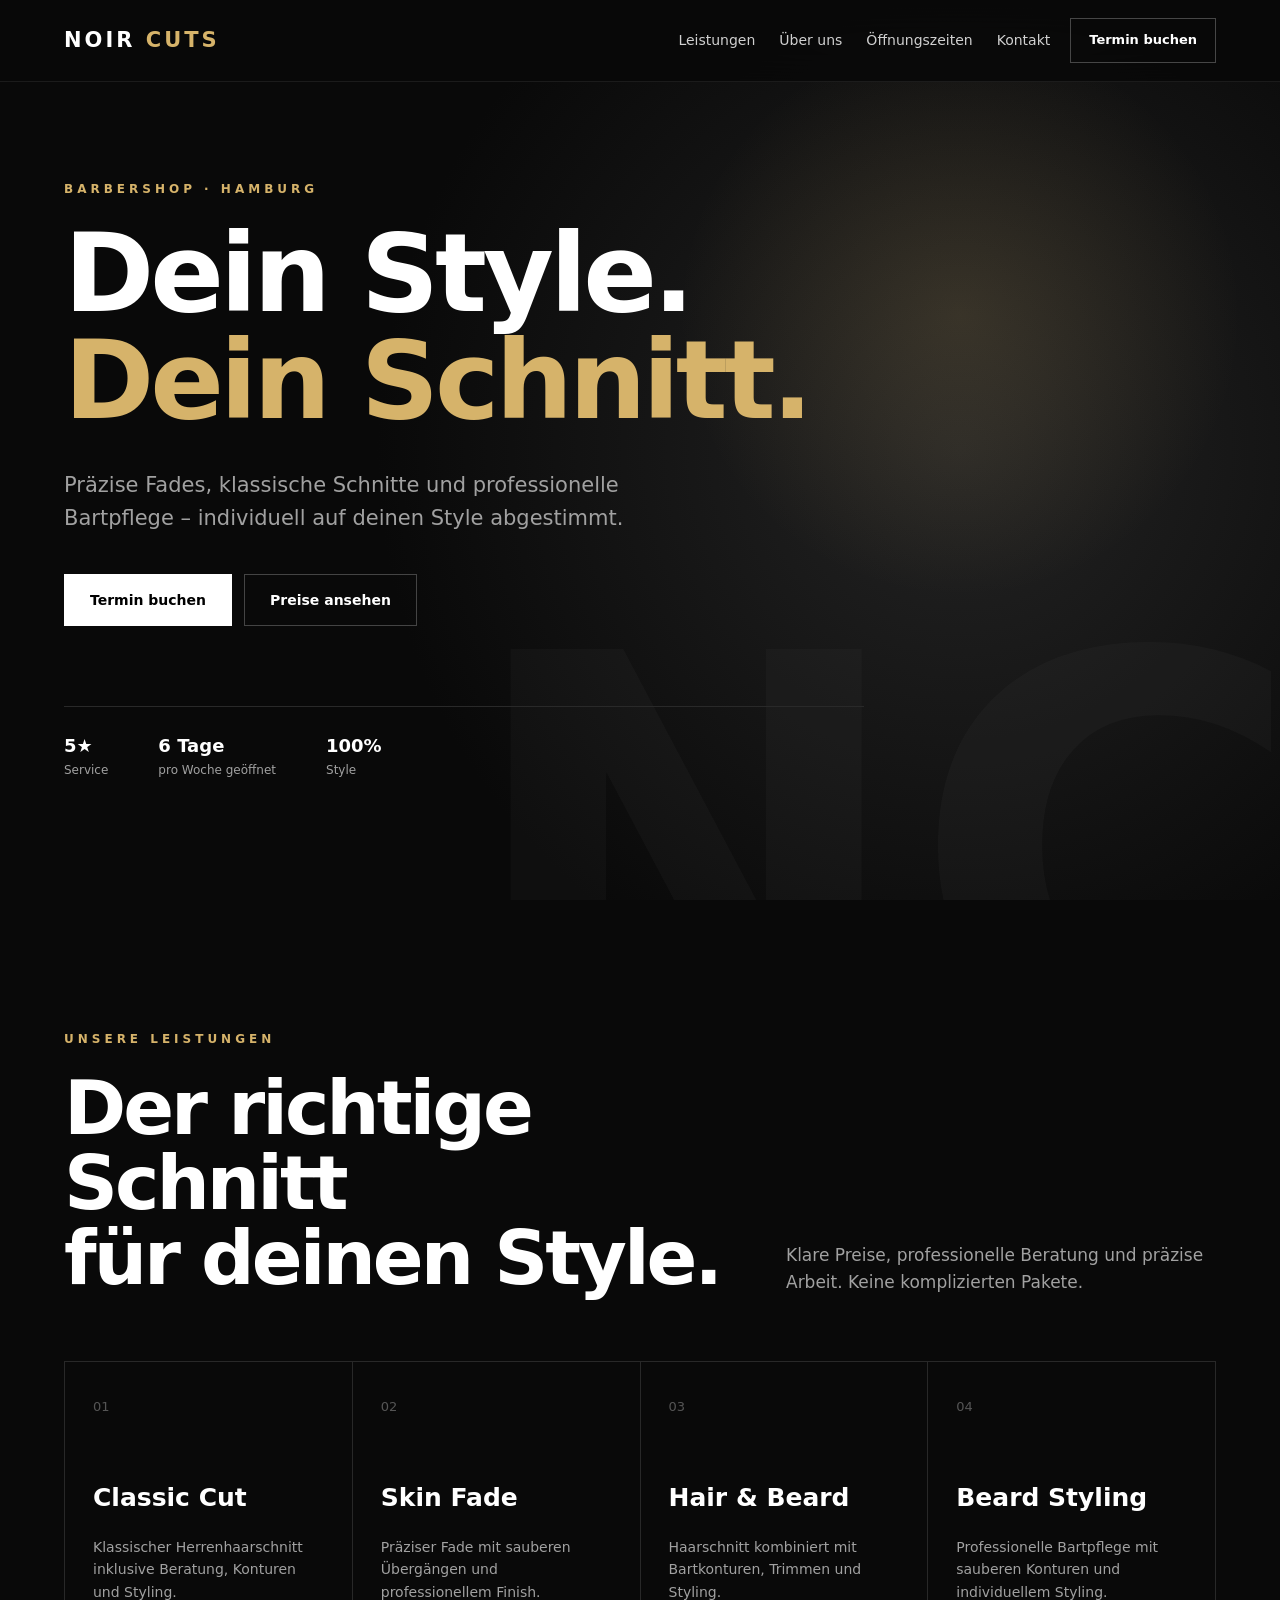
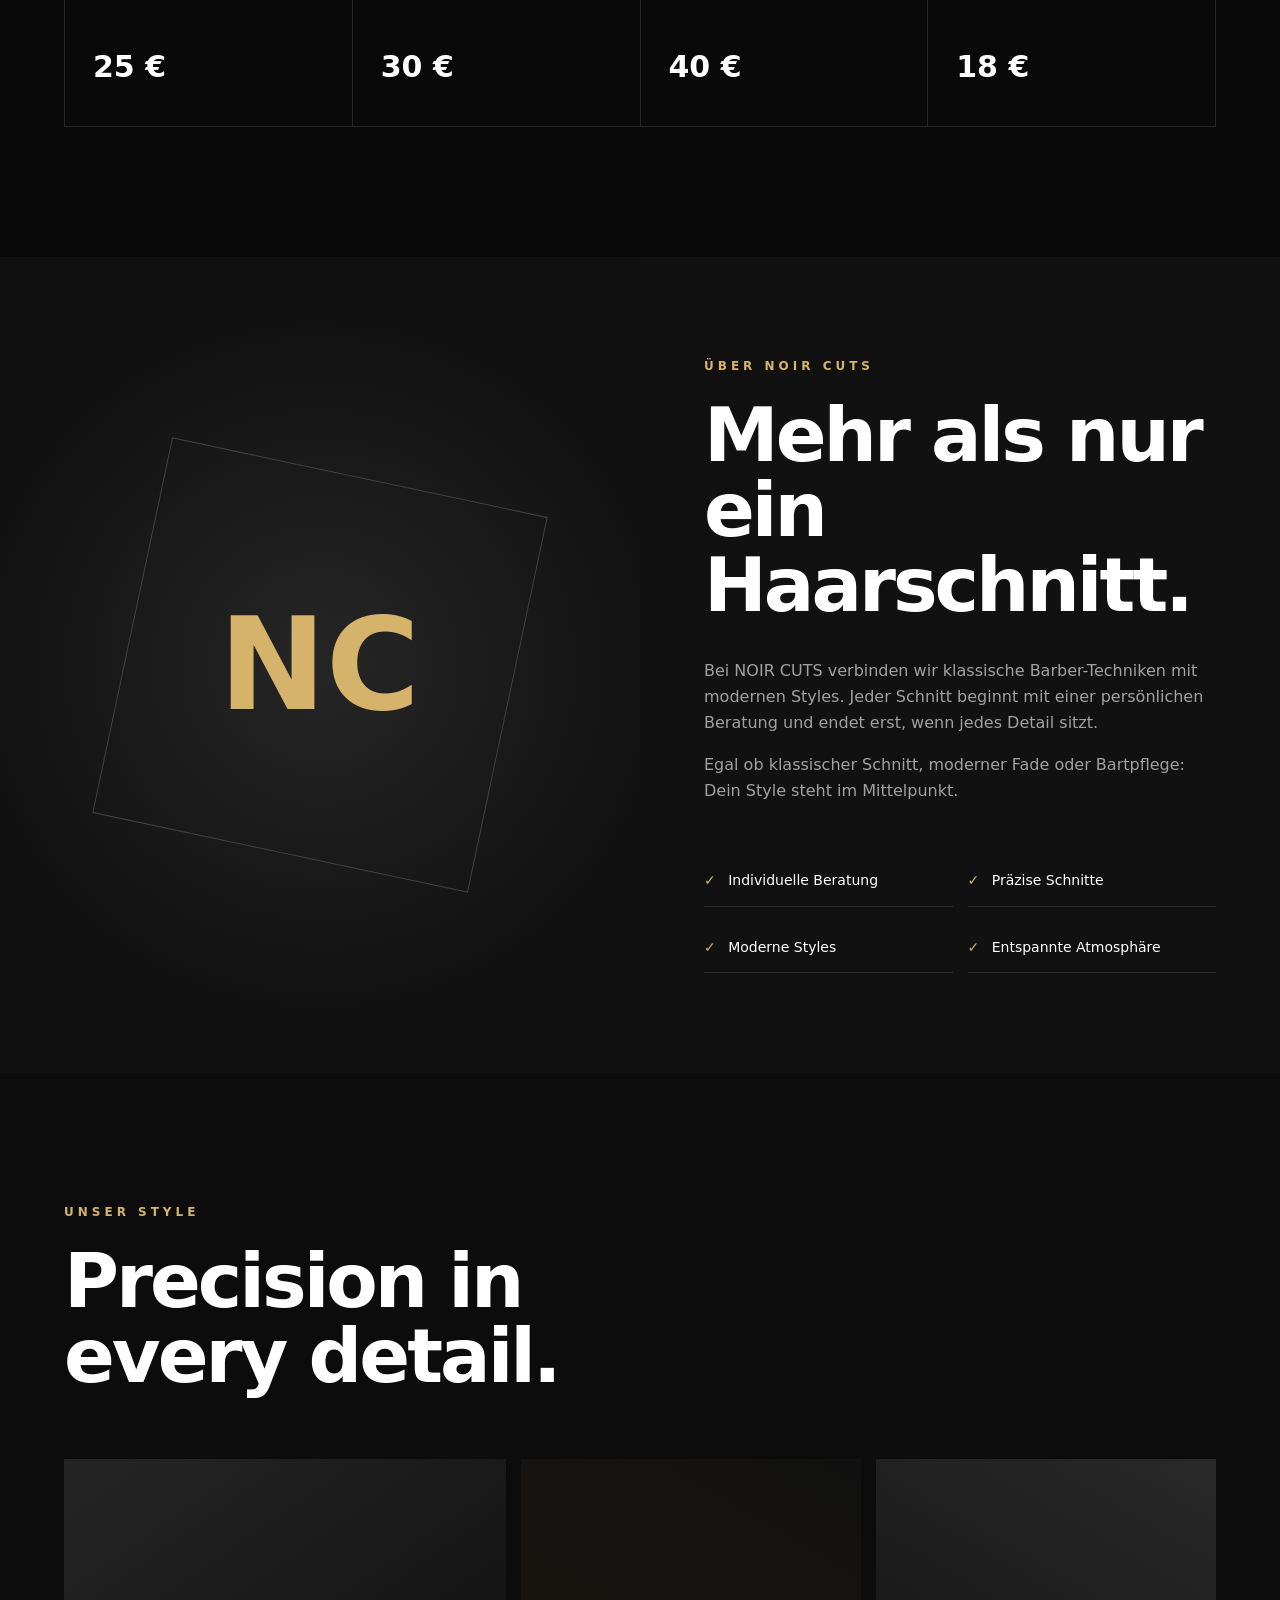
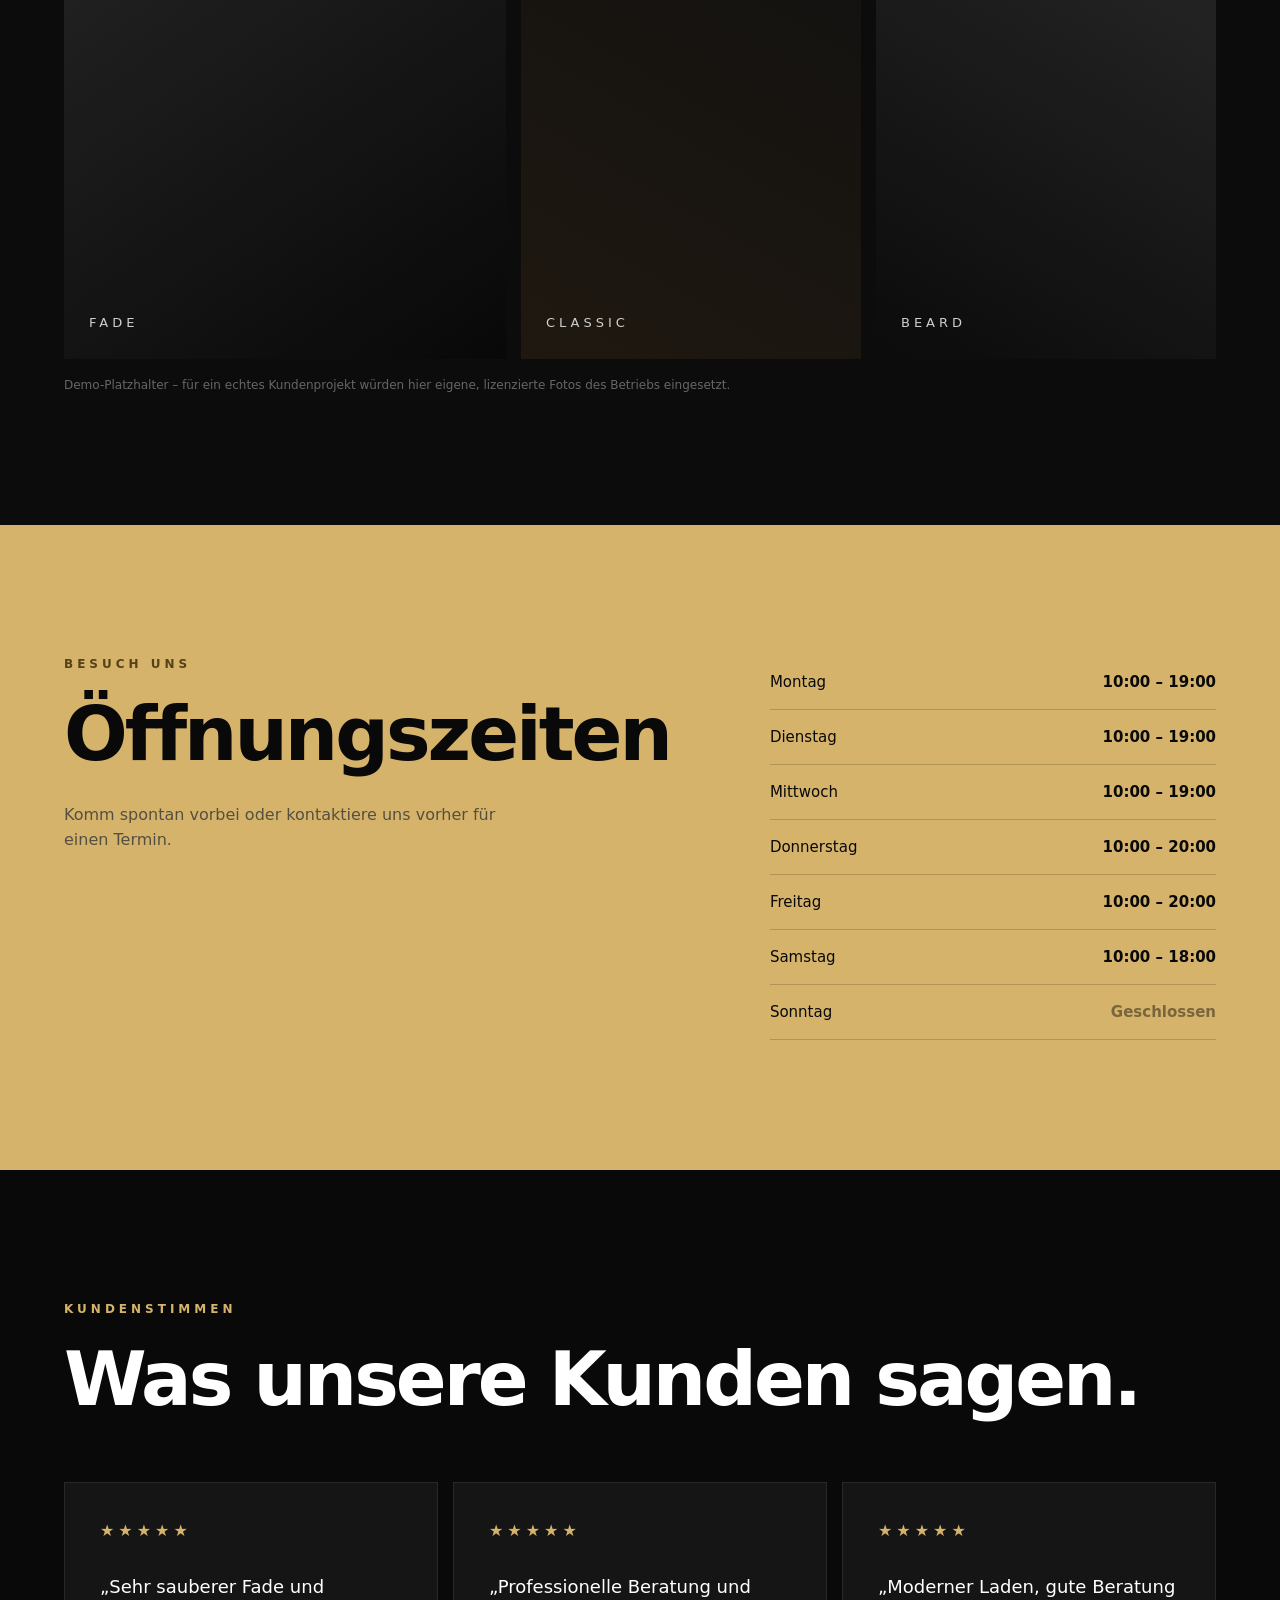
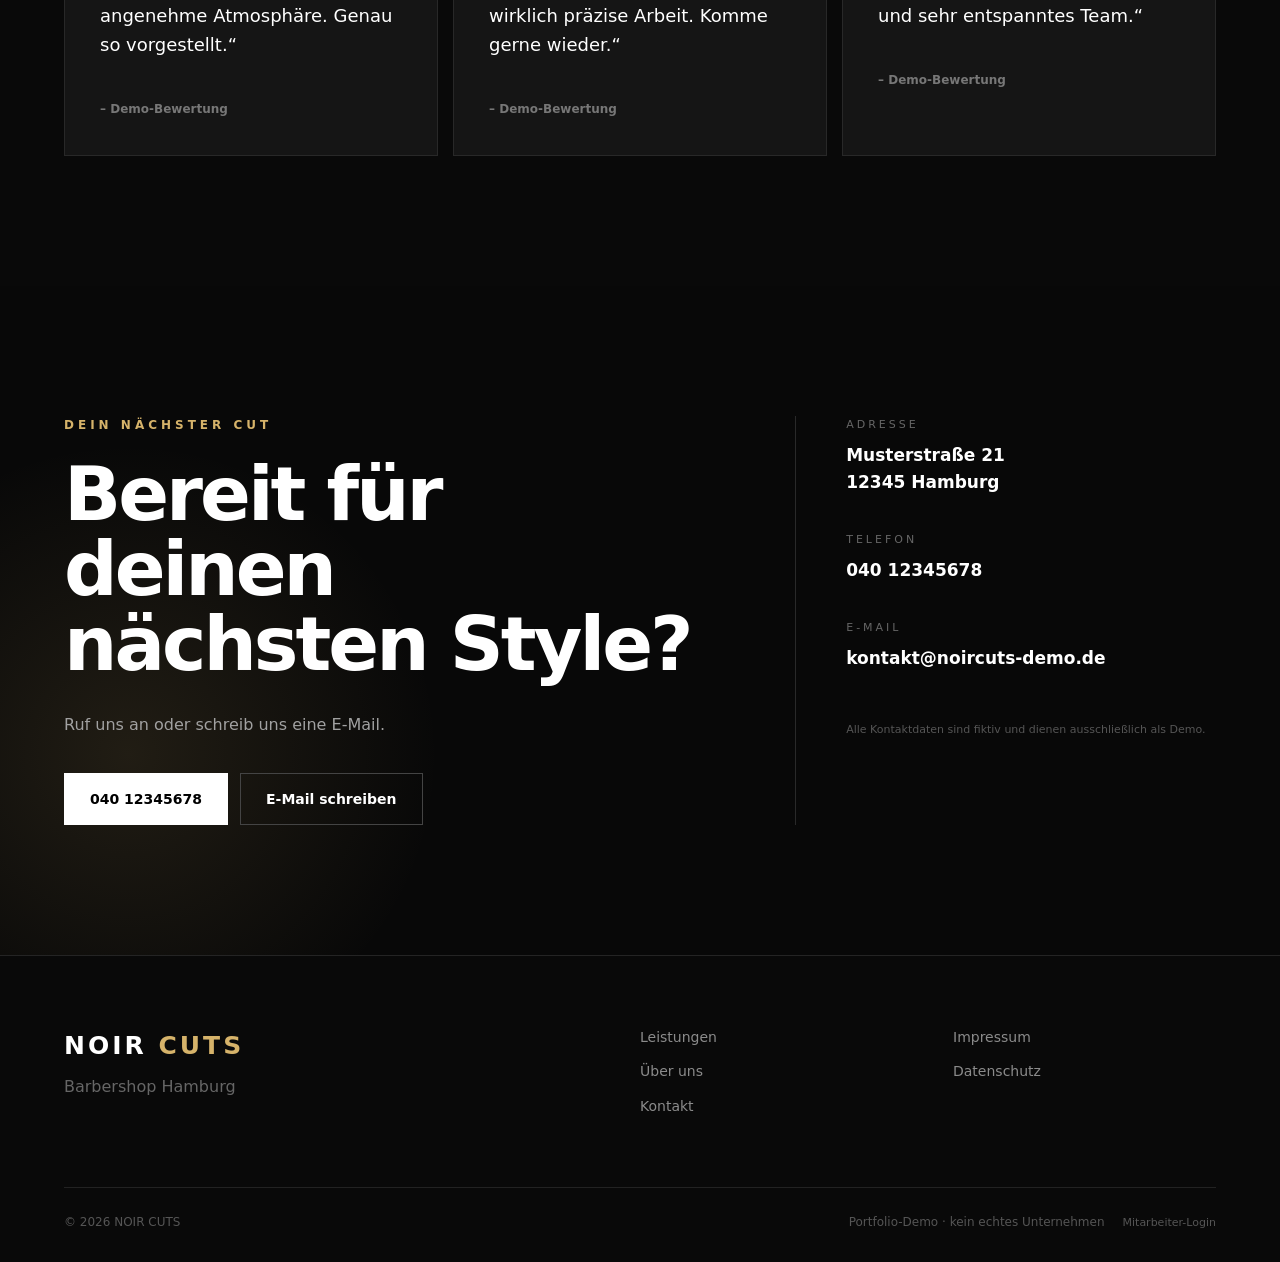
<file: index.html>
<!DOCTYPE html>
<html lang="de">

<head>
    <meta charset="UTF-8">
    <meta name="viewport" content="width=device-width, initial-scale=1.0">

    <title>NOIR CUTS | Barbershop Hamburg</title>

    <meta
        name="description"
        content="NOIR CUTS – moderner Barbershop in Hamburg. Präzise Haarschnitte, Skin Fades und professionelle Bartpflege."
    >

    <meta name="theme-color" content="#0a0a0a">

    <link rel="icon" href="favicon.svg" type="image/svg+xml">
    <link rel="stylesheet" href="style.css">
</head>


<body>

    <!-- Navigation -->

    <header class="header">

        <a href="#start" class="logo">
            NOIR <span>CUTS</span>
        </a>

        <nav class="desktop-nav" aria-label="Hauptnavigation">
            <a href="#leistungen">Leistungen</a>
            <a href="#ueber-uns">Über uns</a>
            <a href="#oeffnungszeiten">Öffnungszeiten</a>
            <a href="#kontakt">Kontakt</a>
        </nav>

        <a href="booking.html" class="nav-button">
            Termin buchen
        </a>

        <button
            class="menu-button"
            id="menuButton"
            aria-label="Menü öffnen"
            aria-expanded="false"
        >
            <span></span>
            <span></span>
            <span></span>
        </button>

    </header>


    <!-- Mobile Navigation -->

    <div class="mobile-menu" id="mobileMenu">

        <a href="#leistungen">Leistungen</a>
        <a href="#ueber-uns">Über uns</a>
        <a href="#oeffnungszeiten">Öffnungszeiten</a>
        <a href="#kontakt">Kontakt</a>

    </div>


    <main>


        <!-- HERO -->

        <section class="hero" id="start">

            <div class="hero-overlay"></div>

            <div class="hero-content">

                <p class="eyebrow">
                    BARBERSHOP · HAMBURG
                </p>

                <h1>
                    Dein Style.<br>
                    <span>Dein Schnitt.</span>
                </h1>

                <p class="hero-description">
                    Präzise Fades, klassische Schnitte und professionelle
                    Bartpflege – individuell auf deinen Style abgestimmt.
                </p>

                <div class="hero-buttons">

                    <a href="booking.html" class="button button-primary">
                        Termin buchen
                    </a>

                    <a href="#leistungen" class="button button-secondary">
                        Preise ansehen
                    </a>

                </div>


                <div class="hero-features">

                    <div>
                        <strong>5★</strong>
                        <span>Service</span>
                    </div>

                    <div>
                        <strong>6 Tage</strong>
                        <span>pro Woche geöffnet</span>
                    </div>

                    <div>
                        <strong>100%</strong>
                        <span>Style</span>
                    </div>

                </div>

            </div>

        </section>



        <!-- LEISTUNGEN -->

        <section class="section" id="leistungen">

            <div class="section-heading">

                <div>

                    <p class="eyebrow">
                        UNSERE LEISTUNGEN
                    </p>

                    <h2>
                        Der richtige Schnitt<br>
                        für deinen Style.
                    </h2>

                </div>

                <p class="section-intro">
                    Klare Preise, professionelle Beratung und präzise Arbeit.
                    Keine komplizierten Pakete.
                </p>

            </div>


            <div class="services-grid">


                <article class="service-card">

                    <div class="service-number">
                        01
                    </div>

                    <h3>Classic Cut</h3>

                    <p>
                        Klassischer Herrenhaarschnitt inklusive Beratung,
                        Konturen und Styling.
                    </p>

                    <div class="service-price">
                        25 €
                    </div>

                </article>


                <article class="service-card">

                    <div class="service-number">
                        02
                    </div>

                    <h3>Skin Fade</h3>

                    <p>
                        Präziser Fade mit sauberen Übergängen und
                        professionellem Finish.
                    </p>

                    <div class="service-price">
                        30 €
                    </div>

                </article>


                <article class="service-card">

                    <div class="service-number">
                        03
                    </div>

                    <h3>Hair & Beard</h3>

                    <p>
                        Haarschnitt kombiniert mit Bartkonturen,
                        Trimmen und Styling.
                    </p>

                    <div class="service-price">
                        40 €
                    </div>

                </article>


                <article class="service-card">

                    <div class="service-number">
                        04
                    </div>

                    <h3>Beard Styling</h3>

                    <p>
                        Professionelle Bartpflege mit sauberen
                        Konturen und individuellem Styling.
                    </p>

                    <div class="service-price">
                        18 €
                    </div>

                </article>

            </div>

        </section>



        <!-- ABOUT -->

        <section class="about" id="ueber-uns">

            <div class="about-visual">

                <div class="visual-box">

                    <span>NC</span>

                </div>

            </div>


            <div class="about-content">

                <p class="eyebrow">
                    ÜBER NOIR CUTS
                </p>

                <h2>
                    Mehr als nur<br>
                    ein Haarschnitt.
                </h2>

                <p>
                    Bei NOIR CUTS verbinden wir klassische Barber-Techniken
                    mit modernen Styles. Jeder Schnitt beginnt mit einer
                    persönlichen Beratung und endet erst, wenn jedes Detail sitzt.
                </p>

                <p>
                    Egal ob klassischer Schnitt, moderner Fade oder Bartpflege:
                    Dein Style steht im Mittelpunkt.
                </p>


                <div class="about-points">

                    <div>
                        <span>✓</span>
                        Individuelle Beratung
                    </div>

                    <div>
                        <span>✓</span>
                        Präzise Schnitte
                    </div>

                    <div>
                        <span>✓</span>
                        Moderne Styles
                    </div>

                    <div>
                        <span>✓</span>
                        Entspannte Atmosphäre
                    </div>

                </div>

            </div>

        </section>



        <!-- GALERIE -->

        <section class="section gallery-section">

            <div class="section-heading">

                <div>

                    <p class="eyebrow">
                        UNSER STYLE
                    </p>

                    <h2>
                        Precision in<br>
                        every detail.
                    </h2>

                </div>

            </div>


            <div class="gallery">

                <div class="gallery-item gallery-one">
                    <span>FADE</span>
                </div>

                <div class="gallery-item gallery-two">
                    <span>CLASSIC</span>
                </div>

                <div class="gallery-item gallery-three">
                    <span>BEARD</span>
                </div>

            </div>

            <p class="gallery-note">
                Demo-Platzhalter – für ein echtes Kundenprojekt würden hier
                eigene, lizenzierte Fotos des Betriebs eingesetzt.
            </p>

        </section>



        <!-- ÖFFNUNGSZEITEN -->

        <section class="hours-section" id="oeffnungszeiten">

            <div>

                <p class="eyebrow">
                    BESUCH UNS
                </p>

                <h2>
                    Öffnungszeiten
                </h2>

                <p class="hours-text">
                    Komm spontan vorbei oder kontaktiere uns vorher
                    für einen Termin.
                </p>

            </div>


            <div class="hours">

                <div>
                    <span>Montag</span>
                    <strong>10:00 – 19:00</strong>
                </div>

                <div>
                    <span>Dienstag</span>
                    <strong>10:00 – 19:00</strong>
                </div>

                <div>
                    <span>Mittwoch</span>
                    <strong>10:00 – 19:00</strong>
                </div>

                <div>
                    <span>Donnerstag</span>
                    <strong>10:00 – 20:00</strong>
                </div>

                <div>
                    <span>Freitag</span>
                    <strong>10:00 – 20:00</strong>
                </div>

                <div>
                    <span>Samstag</span>
                    <strong>10:00 – 18:00</strong>
                </div>

                <div class="closed">
                    <span>Sonntag</span>
                    <strong>Geschlossen</strong>
                </div>

            </div>

        </section>



        <!-- BEWERTUNGEN -->

        <section class="section reviews">

            <div class="section-heading">

                <div>

                    <p class="eyebrow">
                        KUNDENSTIMMEN
                    </p>

                    <h2>
                        Was unsere Kunden sagen.
                    </h2>

                </div>

            </div>


            <div class="reviews-grid">

                <article>

                    <div class="stars">
                        ★★★★★
                    </div>

                    <p>
                        „Sehr sauberer Fade und angenehme Atmosphäre.
                        Genau so vorgestellt.“
                    </p>

                    <strong>
                        – Demo-Bewertung
                    </strong>

                </article>


                <article>

                    <div class="stars">
                        ★★★★★
                    </div>

                    <p>
                        „Professionelle Beratung und wirklich präzise Arbeit.
                        Komme gerne wieder.“
                    </p>

                    <strong>
                        – Demo-Bewertung
                    </strong>

                </article>


                <article>

                    <div class="stars">
                        ★★★★★
                    </div>

                    <p>
                        „Moderner Laden, gute Beratung und sehr
                        entspanntes Team.“
                    </p>

                    <strong>
                        – Demo-Bewertung
                    </strong>

                </article>

            </div>

        </section>



        <!-- KONTAKT -->

        <section class="contact-section" id="kontakt">

            <div class="contact-content">

                <p class="eyebrow">
                    DEIN NÄCHSTER CUT
                </p>

                <h2>
                    Bereit für deinen<br>
                    nächsten Style?
                </h2>

                <p>
                    Ruf uns an oder schreib uns eine E-Mail.
                </p>


                <div class="contact-buttons">

                    <a
                        href="tel:+494012345678"
                        class="button button-primary"
                    >
                        040 12345678
                    </a>

                    <a
                        href="mailto:kontakt@noircuts-demo.de"
                        class="button button-secondary"
                    >
                        E-Mail schreiben
                    </a>

                </div>

            </div>


            <div class="contact-details">

                <div>

                    <span>ADRESSE</span>

                    <strong>
                        Musterstraße 21<br>
                        12345 Hamburg
                    </strong>

                </div>


                <div>

                    <span>TELEFON</span>

                    <strong>
                        040 12345678
                    </strong>

                </div>


                <div>

                    <span>E-MAIL</span>

                    <strong>
                        kontakt@noircuts-demo.de
                    </strong>

                </div>

                <p class="demo-notice">
                    Alle Kontaktdaten sind fiktiv und dienen ausschließlich
                    als Demo.
                </p>

            </div>

        </section>


    </main>



    <!-- FOOTER -->

    <footer>

        <div class="footer-main">

            <div>

                <div class="footer-logo">
                    NOIR <span>CUTS</span>
                </div>

                <p>
                    Barbershop Hamburg
                </p>

            </div>


            <div class="footer-links">

                <a href="#leistungen">Leistungen</a>
                <a href="#ueber-uns">Über uns</a>
                <a href="#kontakt">Kontakt</a>

            </div>


            <div class="footer-links">

                <a href="impressum.html">Impressum</a>
                <a href="datenschutz.html">Datenschutz</a>

            </div>

        </div>


        <div class="footer-bottom">

    <span>
        © <span id="year"></span> NOIR CUTS
    </span>

    <div class="footer-bottom-links">

        <span>
            Portfolio-Demo · kein echtes Unternehmen
        </span>

        <a href="admin.html" class="admin-footer-link">
            Mitarbeiter-Login
        </a>

    </div>

    </footer>


    <script src="script.js"></script>

</body>

</html>
</file>
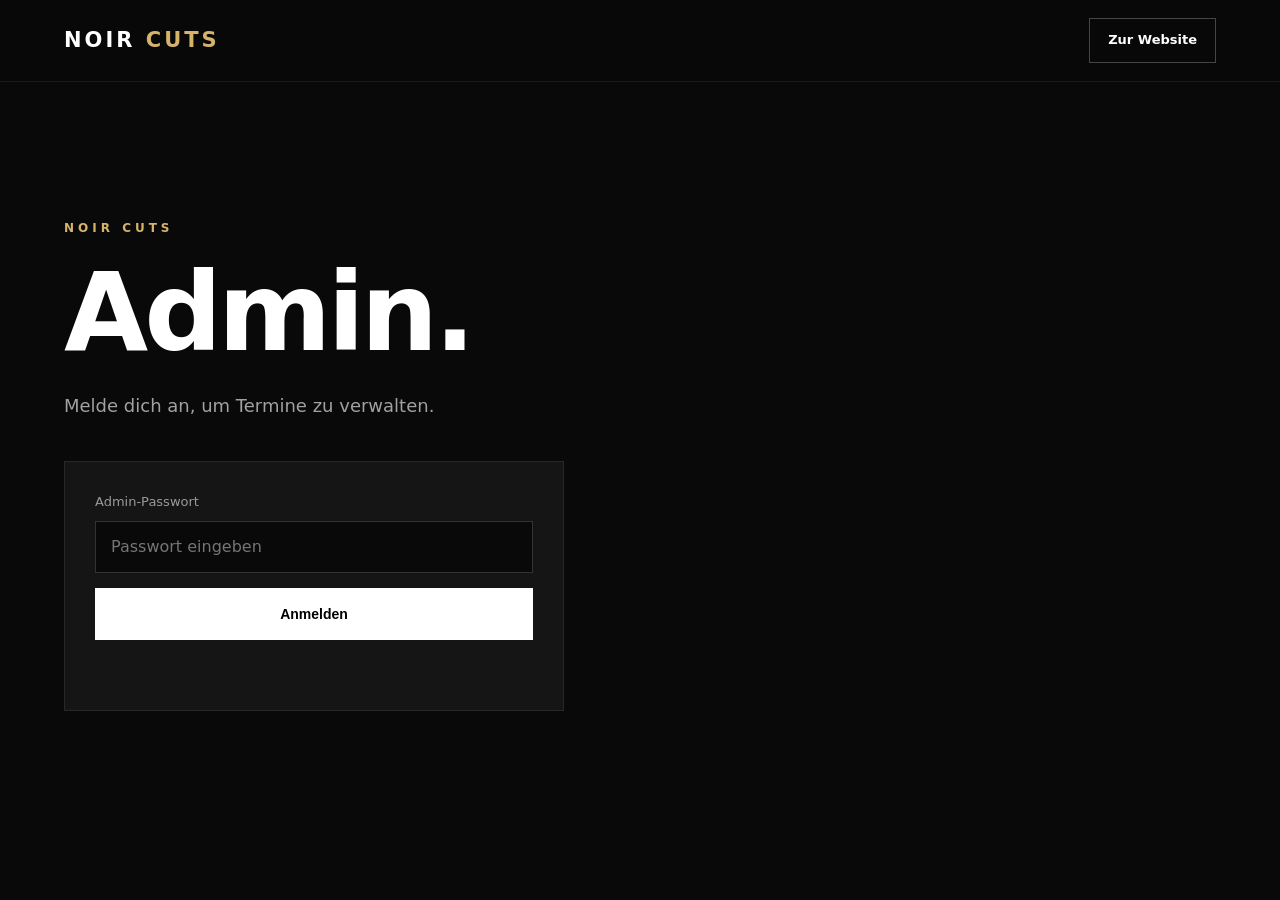
<file: admin.html>
<!DOCTYPE html>
<html lang="de">

<head>

    <meta charset="UTF-8">

    <meta
        name="viewport"
        content="width=device-width, initial-scale=1.0"
    >

    <title>Terminverwaltung | NOIR CUTS</title>

    <link
        rel="stylesheet"
        href="style.css"
    >

    <link
        rel="icon"
        href="favicon.svg"
        type="image/svg+xml"
    >

</head>


<body>


    <header class="header">

        <a
            href="index.html"
            class="logo"
        >
            NOIR <span>CUTS</span>
        </a>

        <a
            href="index.html"
            class="nav-button"
        >
            Zur Website
        </a>

    </header>



    <main class="admin-page">


        <!-- LOGIN -->

        <section
            class="admin-login"
            id="adminLogin"
        >

            <p class="eyebrow">
                NOIR CUTS
            </p>

            <h1>
                Admin.
            </h1>

            <p class="admin-login-text">
                Melde dich an, um Termine
                zu verwalten.
            </p>


            <div class="admin-login-box">

                <label for="adminPassword">
                    Admin-Passwort
                </label>

                <input
                    type="password"
                    id="adminPassword"
                    placeholder="Passwort eingeben"
                >

                <button
                    type="button"
                    class="button button-primary"
                    id="loginButton"
                >
                    Anmelden
                </button>


                <p
                    class="admin-error"
                    id="loginError"
                ></p>

            </div>

        </section>



        <!-- DASHBOARD -->

        <section
            class="admin-dashboard hidden"
            id="adminDashboard"
        >


            <div class="admin-dashboard-header">


                <div>

                    <p class="eyebrow">
                        TERMINVERWALTUNG
                    </p>

                    <h1>
                        Dashboard.
                    </h1>

                </div>


                <button
                    type="button"
                    class="admin-logout"
                    id="logoutButton"
                >
                    Abmelden
                </button>


            </div>



            <!-- STATISTIK -->

            <div class="admin-stats">


                <div class="admin-stat">

                    <span>
                        Heute
                    </span>

                    <strong
                        id="todayCount"
                    >
                        0
                    </strong>

                    <small>
                        bestätigte Termine
                    </small>

                </div>


                <div class="admin-stat">

                    <span>
                        Kommend
                    </span>

                    <strong
                        id="upcomingCount"
                    >
                        0
                    </strong>

                    <small>
                        offene Termine
                    </small>

                </div>


                <div class="admin-stat">

                    <span>
                        Erledigt
                    </span>

                    <strong
                        id="completedCount"
                    >
                        0
                    </strong>

                    <small>
                        Termine
                    </small>

                </div>


                <div class="admin-stat">

                    <span>
                        Storniert
                    </span>

                    <strong
                        id="cancelledCount"
                    >
                        0
                    </strong>

                    <small>
                        Termine
                    </small>

                </div>


            </div>



            <!-- FILTER -->

            <div class="admin-controls">


                <div>

                    <label for="adminDateFilter">
                        Termine ab
                    </label>

                    <input
                        type="date"
                        id="adminDateFilter"
                    >

                </div>


                <button
                    type="button"
                    class="button button-secondary"
                    id="refreshButton"
                >
                    Aktualisieren
                </button>


            </div>



            <!-- LADEANZEIGE -->

            <div
                class="admin-loading"
                id="adminLoading"
            >
                Termine werden geladen...
            </div>



            <!-- TERMINE -->

            <div
                class="appointments-list"
                id="appointmentsList"
            ></div>


        </section>


    </main>



    <script src="admin.js"></script>

</body>

</html>
</file>
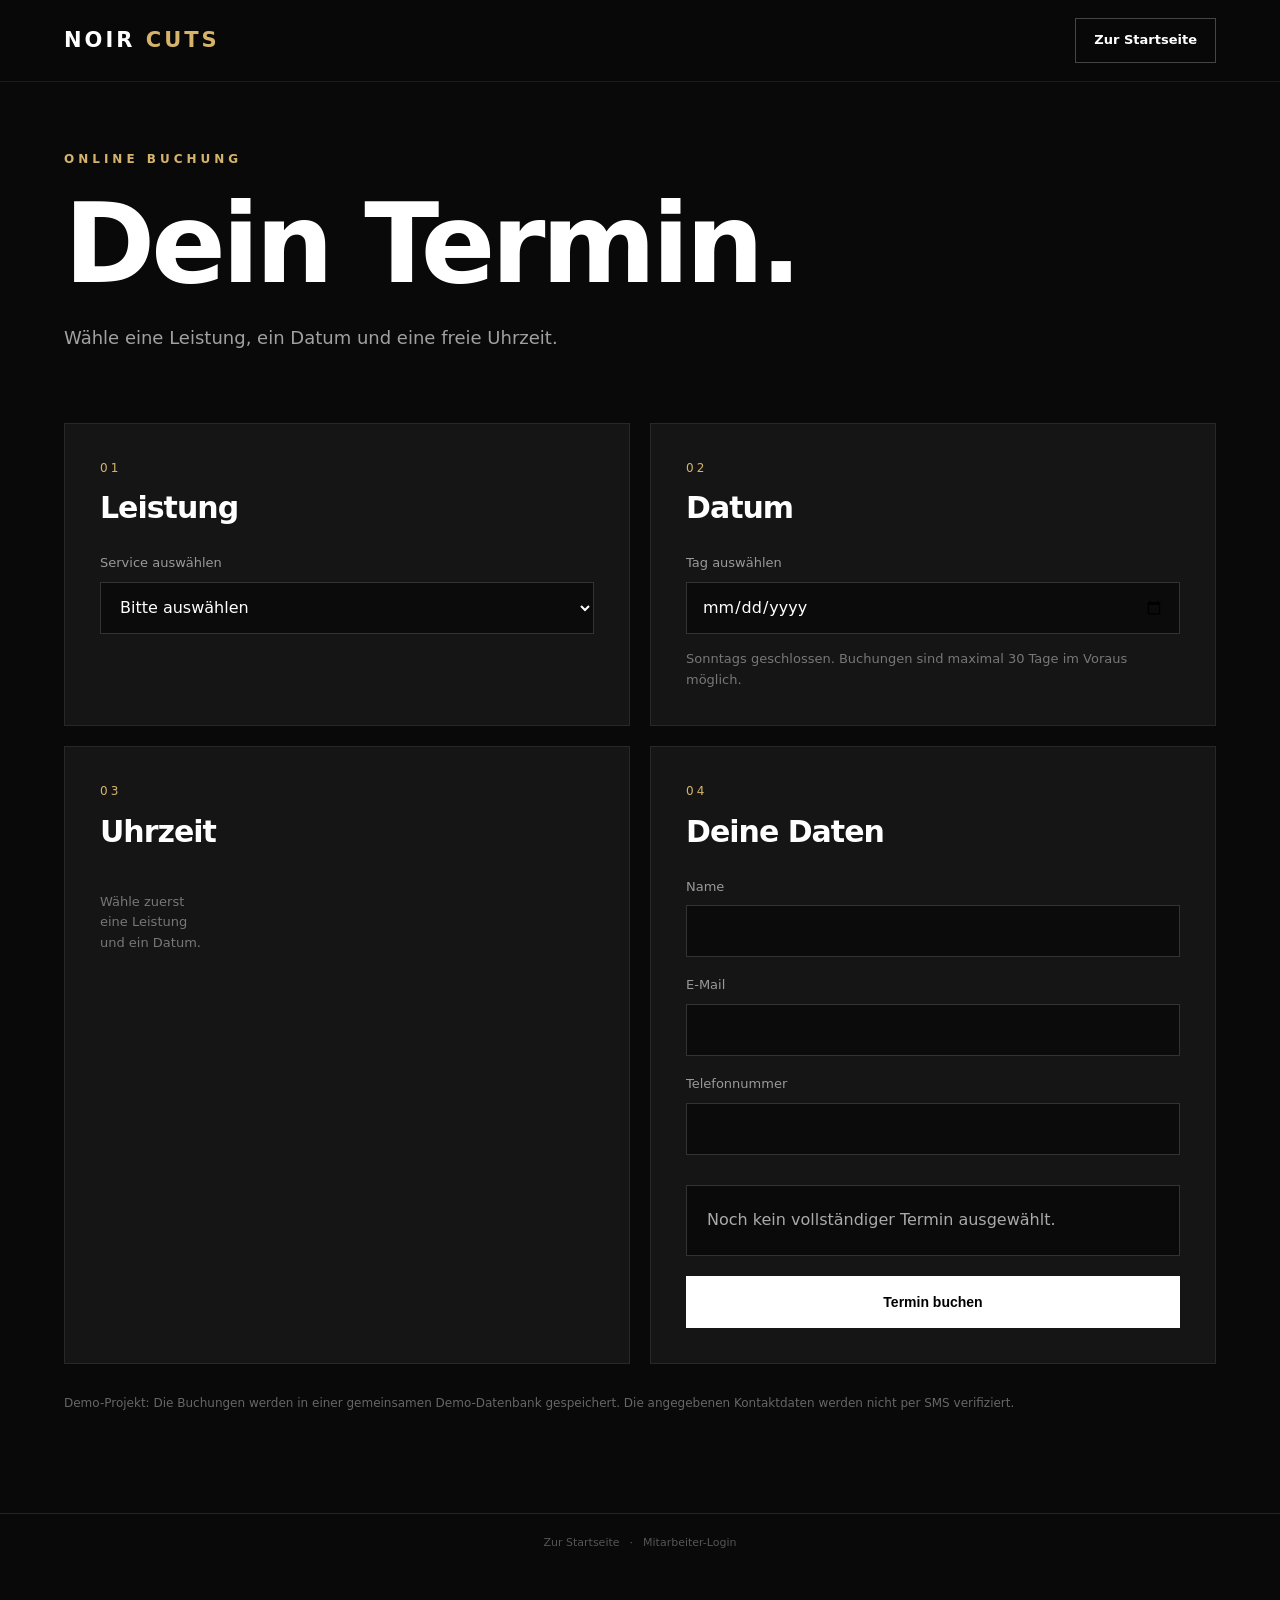
<file: booking.html>
<!DOCTYPE html>
<html lang="de">

<head>
    <meta charset="UTF-8">

    <meta
        name="viewport"
        content="width=device-width, initial-scale=1.0"
    >

    <title>Termin buchen | NOIR CUTS</title>

    <link
        rel="stylesheet"
        href="style.css"
    >

    <link
        rel="icon"
        href="favicon.svg"
        type="image/svg+xml"
    >
</head>


<body>

    <header class="header">

        <a
            href="index.html"
            class="logo"
        >
            NOIR <span>CUTS</span>
        </a>

        <a
            href="index.html"
            class="nav-button"
        >
            Zur Startseite
        </a>

    </header>


    <main class="booking-page">


        <!-- ÜBERSCHRIFT -->

        <section class="booking-header">

            <p class="eyebrow">
                ONLINE BUCHUNG
            </p>

            <h1>
                Dein Termin.
            </h1>

            <p>
                Wähle eine Leistung, ein Datum
                und eine freie Uhrzeit.
            </p>

        </section>



        <!-- BUCHUNG -->

        <section class="booking-grid">


            <!-- 1. LEISTUNG -->

            <div class="booking-card">

                <span class="booking-step">
                    01
                </span>

                <h2>
                    Leistung
                </h2>

                <label for="service">
                    Service auswählen
                </label>

                <select id="service">

                    <option value="">
                        Bitte auswählen
                    </option>

                    <option value="classic">
                        Classic Cut – 25 € – 30 Min.
                    </option>

                    <option value="fade">
                        Skin Fade – 30 € – 45 Min.
                    </option>

                    <option value="hairbeard">
                        Hair & Beard – 40 € – 60 Min.
                    </option>

                    <option value="beard">
                        Beard Styling – 18 € – 30 Min.
                    </option>

                </select>

            </div>



            <!-- 2. DATUM -->

            <div class="booking-card">

                <span class="booking-step">
                    02
                </span>

                <h2>
                    Datum
                </h2>

                <label for="bookingDate">
                    Tag auswählen
                </label>

                <input
                    type="date"
                    id="bookingDate"
                >

                <p class="booking-info">
                    Sonntags geschlossen.
                    Buchungen sind maximal
                    30 Tage im Voraus möglich.
                </p>

            </div>



            <!-- 3. UHRZEIT -->

            <div class="booking-card booking-times-card">

                <span class="booking-step">
                    03
                </span>

                <h2>
                    Uhrzeit
                </h2>

                <div
                    class="time-slots"
                    id="timeSlots"
                >

                    <p class="booking-placeholder">
                        Wähle zuerst eine Leistung
                        und ein Datum.
                    </p>

                </div>

            </div>



            <!-- 4. KUNDENDATEN -->

            <div class="booking-card">

                <span class="booking-step">
                    04
                </span>

                <h2>
                    Deine Daten
                </h2>


                <form id="bookingForm">


                    <label for="customerName">
                        Name
                    </label>

                    <input
                        type="text"
                        id="customerName"
                        required
                    >


                    <label for="customerEmail">
                        E-Mail
                    </label>

                    <input
                        type="email"
                        id="customerEmail"
                        required
                    >


                    <label for="customerPhone">
                        Telefonnummer
                    </label>

                    <input
                        type="tel"
                        id="customerPhone"
                        required
                    >


                    <div
                        class="booking-summary"
                        id="bookingSummary"
                    >

                        Noch kein vollständiger
                        Termin ausgewählt.

                    </div>


                    <button
                        type="submit"
                        class="button button-primary booking-submit"
                    >
                        Termin buchen
                    </button>

                </form>

            </div>

        </section>



        <!-- ERFOLGREICHE BUCHUNG -->

        <section
            class="booking-success"
            id="bookingSuccess"
        >

            <h2>
                Termin gebucht ✓
            </h2>

            <p id="successText"></p>

            <a
                href="index.html"
                class="button button-secondary"
            >
                Zur Startseite
            </a>

        </section>



        <!-- DEMO HINWEIS -->

        <p class="booking-demo-warning">

            Demo-Projekt:
            Die Buchungen werden in einer gemeinsamen
            Demo-Datenbank gespeichert.
            Die angegebenen Kontaktdaten werden
            nicht per SMS verifiziert.

        </p>


    </main>

<footer class="booking-footer">

    <a href="index.html">
        Zur Startseite
    </a>

    <span>·</span>

    <a href="admin.html" class="admin-footer-link">
        Mitarbeiter-Login
    </a>

</footer>

    <script src="booking.js"></script>

</body>

</html>
</file>
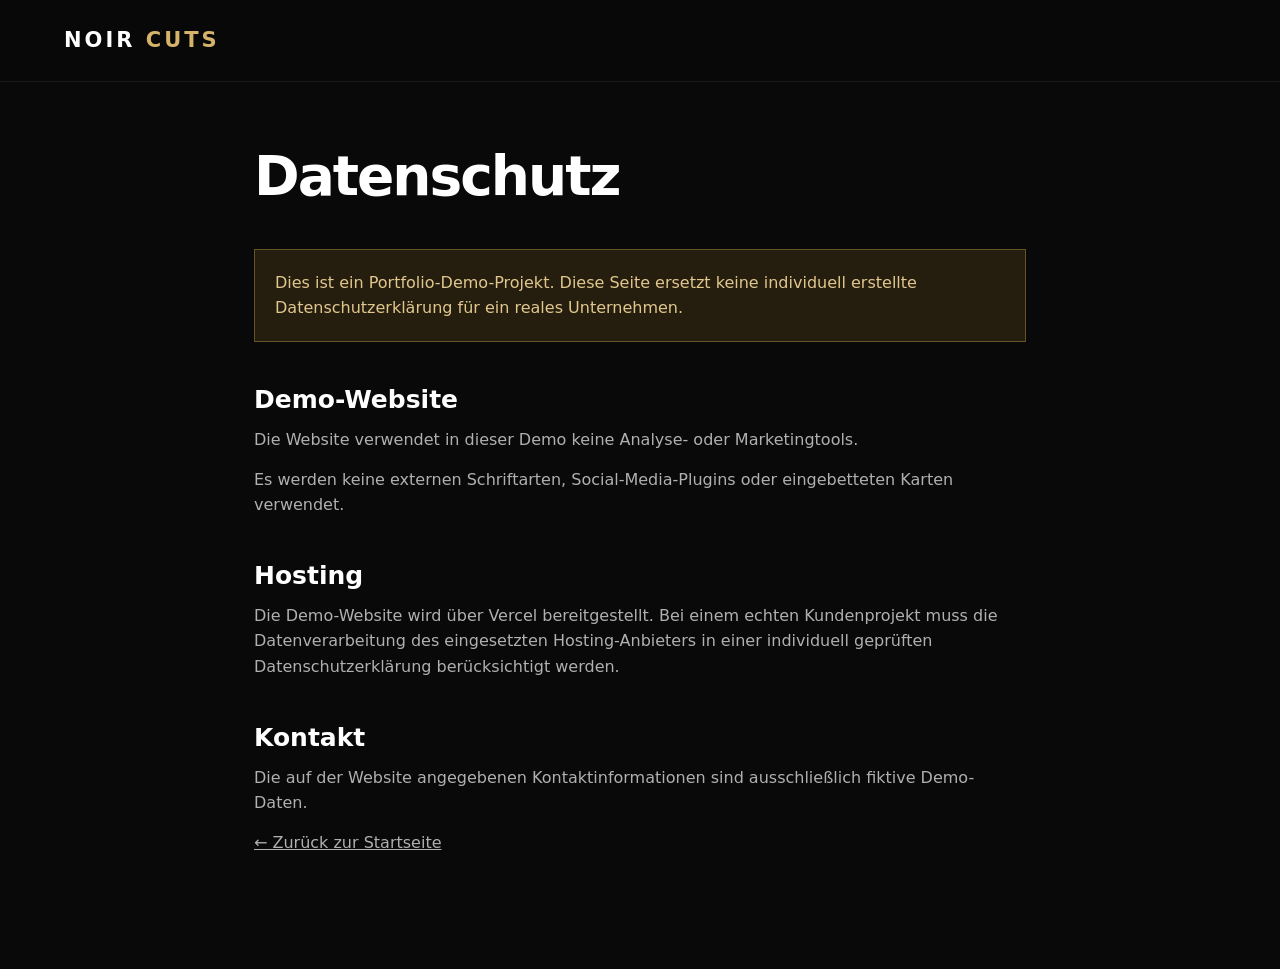
<file: datenschutz.html>
<!DOCTYPE html>
<html lang="de">

<head>

    <meta charset="UTF-8">

    <meta
        name="viewport"
        content="width=device-width, initial-scale=1.0"
    >

    <title>Datenschutz | NOIR CUTS</title>

    <link
        rel="stylesheet"
        href="style.css"
    >

</head>

<body>

    <header class="header">

        <a
            href="index.html"
            class="logo"
        >
            NOIR <span>CUTS</span>
        </a>

    </header>


    <main class="legal-page">

        <h1>
            Datenschutz
        </h1>


        <div class="legal-warning">

            Dies ist ein Portfolio-Demo-Projekt.
            Diese Seite ersetzt keine individuell erstellte
            Datenschutzerklärung für ein reales Unternehmen.

        </div>


        <h2>
            Demo-Website
        </h2>

        <p>
            Die Website verwendet in dieser Demo keine
            Analyse- oder Marketingtools.
        </p>

        <p>
            Es werden keine externen Schriftarten,
            Social-Media-Plugins oder eingebetteten Karten verwendet.
        </p>


        <h2>
            Hosting
        </h2>

        <p>
            Die Demo-Website wird über Vercel bereitgestellt.
            Bei einem echten Kundenprojekt muss die
            Datenverarbeitung des eingesetzten Hosting-Anbieters
            in einer individuell geprüften Datenschutzerklärung
            berücksichtigt werden.
        </p>


        <h2>
            Kontakt
        </h2>

        <p>
            Die auf der Website angegebenen Kontaktinformationen
            sind ausschließlich fiktive Demo-Daten.
        </p>


        <p>
            <a href="index.html">
                ← Zurück zur Startseite
            </a>
        </p>

    </main>

</body>

</html>
</file>
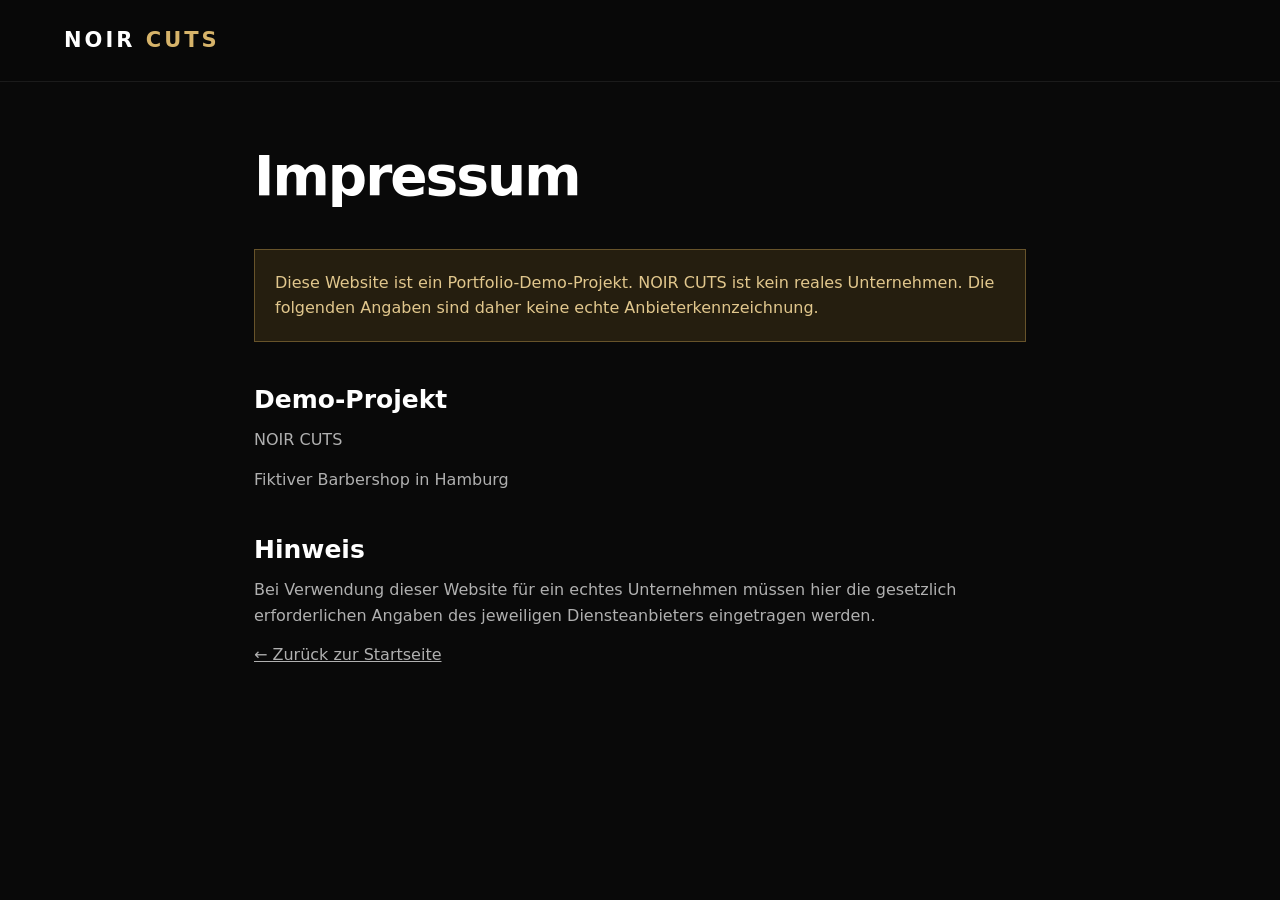
<file: impressum.html>
<!DOCTYPE html>
<html lang="de">

<head>

    <meta charset="UTF-8">

    <meta
        name="viewport"
        content="width=device-width, initial-scale=1.0"
    >

    <title>Impressum | NOIR CUTS</title>

    <link
        rel="stylesheet"
        href="style.css"
    >

</head>

<body>

    <header class="header">

        <a
            href="index.html"
            class="logo"
        >
            NOIR <span>CUTS</span>
        </a>

    </header>


    <main class="legal-page">

        <h1>
            Impressum
        </h1>


        <div class="legal-warning">

            Diese Website ist ein Portfolio-Demo-Projekt.
            NOIR CUTS ist kein reales Unternehmen.
            Die folgenden Angaben sind daher keine echte Anbieterkennzeichnung.

        </div>


        <h2>
            Demo-Projekt
        </h2>

        <p>
            NOIR CUTS
        </p>

        <p>
            Fiktiver Barbershop in Hamburg
        </p>


        <h2>
            Hinweis
        </h2>

        <p>
            Bei Verwendung dieser Website für ein echtes Unternehmen
            müssen hier die gesetzlich erforderlichen Angaben des
            jeweiligen Diensteanbieters eingetragen werden.
        </p>


        <p>
            <a href="index.html">
                ← Zurück zur Startseite
            </a>
        </p>

    </main>

</body>

</html>
</file>
<file: style.css>
:root {
    --background: #090909;
    --background-light: #111111;
    --card: #151515;
    --border: #282828;

    --text: #ffffff;
    --text-muted: #a1a1a1;

    --accent: #d6b36a;

    --max-width: 1300px;
}


/* RESET */

* {
    margin: 0;
    padding: 0;
    box-sizing: border-box;
}


html {
    scroll-behavior: smooth;
}


body {
    font-family:
        Inter,
        ui-sans-serif,
        system-ui,
        -apple-system,
        BlinkMacSystemFont,
        "Segoe UI",
        sans-serif;

    background: var(--background);
    color: var(--text);

    line-height: 1.6;
}


a {
    color: inherit;
}


button,
a {
    -webkit-tap-highlight-color: transparent;
}


section {
    scroll-margin-top: 90px;
}


/* HEADER */

.header {
    height: 82px;

    display: flex;
    align-items: center;

    padding: 0 max(5%, calc((100% - var(--max-width)) / 2));

    position: fixed;
    top: 0;
    left: 0;

    width: 100%;

    background: rgba(9, 9, 9, 0.88);
    backdrop-filter: blur(18px);

    border-bottom: 1px solid rgba(255,255,255,0.08);

    z-index: 1000;
}


.logo {
    text-decoration: none;

    font-size: 21px;
    font-weight: 800;

    letter-spacing: 3px;

    margin-right: auto;
}


.logo span,
.footer-logo span {
    color: var(--accent);
}


.desktop-nav {
    display: flex;
    align-items: center;

    gap: 24px;
}


.desktop-nav a {
    text-decoration: none;

    color: #d0d0d0;

    font-size: 14px;

    transition: 0.2s;
}


.desktop-nav a:hover {
    color: white;
}


.nav-button {
    margin-left: 20px;

    text-decoration: none;

    border: 1px solid rgba(255,255,255,0.25);

    padding: 11px 18px;

    font-size: 13px;
    font-weight: 600;

    transition: 0.2s;
}


.nav-button:hover {
    background: white;
    color: black;
}


/* MOBILE BUTTON */

.menu-button {
    display: none;

    width: 42px;
    height: 42px;

    background: transparent;
    border: 0;

    cursor: pointer;
}


.menu-button span {
    width: 23px;
    height: 2px;

    display: block;

    margin: 5px auto;

    background: white;

    transition: 0.25s;
}


.mobile-menu {
    display: none;
}


/* HERO */

.hero {
    position: relative;

    min-height: 100vh;

    display: flex;
    align-items: center;

    overflow: hidden;

    padding:
        140px
        max(5%, calc((100% - var(--max-width)) / 2))
        80px;

    background:
        radial-gradient(
            circle at 75% 35%,
            rgba(214,179,106,0.15),
            transparent 25%
        ),
        radial-gradient(
            circle at 75% 50%,
            #232323,
            #090909 55%
        );
}


.hero::after {
    content: "NC";

    position: absolute;

    right: -2%;
    bottom: -25%;

    font-size: min(42vw, 650px);
    font-weight: 900;

    line-height: 1;

    color: rgba(255,255,255,0.025);

    pointer-events: none;
}


.hero-content {
    width: 100%;
    max-width: 800px;

    position: relative;
    z-index: 2;
}


.eyebrow {
    color: var(--accent);

    font-size: 12px;
    font-weight: 700;

    letter-spacing: 4px;

    margin-bottom: 22px;
}


h1 {
    font-size: clamp(62px, 8.5vw, 115px);

    line-height: 0.98;

    letter-spacing: -4px;

    margin-bottom: 34px;
}


h1 span {
    color: var(--accent);
}


.hero-description {
    max-width: 620px;

    font-size: clamp(17px, 2vw, 21px);

    color: var(--text-muted);

    margin-bottom: 38px;
}


.hero-buttons,
.contact-buttons {
    display: flex;
    flex-wrap: wrap;

    gap: 12px;
}


.button {
    display: inline-flex;

    justify-content: center;
    align-items: center;

    min-height: 52px;

    padding: 0 25px;

    text-decoration: none;

    font-size: 14px;
    font-weight: 700;

    border: 1px solid white;

    transition:
        transform 0.2s,
        background 0.2s,
        color 0.2s;
}


.button:hover {
    transform: translateY(-2px);
}


.button-primary {
    background: white;
    color: black;
}


.button-secondary {
    background: transparent;
    color: white;

    border-color: #444;
}


.button-secondary:hover {
    border-color: white;
}


.hero-features {
    display: flex;

    gap: 50px;

    margin-top: 80px;

    padding-top: 25px;

    border-top: 1px solid #292929;
}


.hero-features div {
    display: flex;
    flex-direction: column;
}


.hero-features strong {
    font-size: 18px;
}


.hero-features span {
    color: var(--text-muted);

    font-size: 12px;
}


/* GENERAL SECTION */

.section {
    width: 100%;

    padding:
        130px
        max(5%, calc((100% - var(--max-width)) / 2));
}


.section-heading {
    display: flex;

    justify-content: space-between;
    align-items: flex-end;

    gap: 50px;

    margin-bottom: 65px;
}


h2 {
    font-size: clamp(42px, 6vw, 75px);

    line-height: 1;

    letter-spacing: -3px;
}


.section-intro {
    max-width: 430px;

    color: var(--text-muted);

    font-size: 17px;
}


/* SERVICES */

.services-grid {
    display: grid;

    grid-template-columns: repeat(4, 1fr);

    border-top: 1px solid var(--border);
    border-left: 1px solid var(--border);
}


.service-card {
    padding: 35px 28px;

    min-height: 350px;

    display: flex;
    flex-direction: column;

    border-right: 1px solid var(--border);
    border-bottom: 1px solid var(--border);

    transition:
        background 0.25s,
        transform 0.25s;
}


.service-card:hover {
    background: var(--card);

    transform: translateY(-5px);
}


.service-number {
    color: #555;

    font-size: 13px;

    margin-bottom: 60px;
}


.service-card h3 {
    font-size: 25px;

    margin-bottom: 18px;
}


.service-card p {
    color: var(--text-muted);

    font-size: 14px;

    margin-bottom: 40px;
}


.service-price {
    margin-top: auto;

    font-size: 30px;
    font-weight: 700;
}


/* ABOUT */

.about {
    display: grid;

    grid-template-columns: 1fr 1fr;

    min-height: 750px;
}


.about-visual {
    min-height: 700px;

    background:
        radial-gradient(
            circle at center,
            #262626,
            #101010 70%
        );

    display: flex;
    align-items: center;
    justify-content: center;

    overflow: hidden;
}


.visual-box {
    width: 60%;
    aspect-ratio: 1;

    border: 1px solid #404040;

    display: flex;
    align-items: center;
    justify-content: center;

    transform: rotate(12deg);
}


.visual-box span {
    font-size: clamp(70px, 10vw, 150px);
    font-weight: 900;

    color: var(--accent);

    transform: rotate(-12deg);
}


.about-content {
    padding: 100px 10%;

    display: flex;
    flex-direction: column;
    justify-content: center;

    background: var(--background-light);
}


.about-content h2 {
    margin-bottom: 35px;
}


.about-content > p:not(.eyebrow) {
    color: var(--text-muted);

    max-width: 600px;

    margin-bottom: 17px;
}


.about-points {
    display: grid;

    grid-template-columns: 1fr 1fr;

    gap: 15px;

    margin-top: 35px;
}


.about-points div {
    padding: 14px 0;

    border-bottom: 1px solid #2c2c2c;

    font-size: 14px;
}


.about-points span {
    color: var(--accent);

    margin-right: 8px;
}


/* GALLERY */

.gallery-section {
    background: #0c0c0c;
}


.gallery {
    display: grid;

    grid-template-columns: 1.3fr 1fr 1fr;

    gap: 15px;

    min-height: 500px;
}


.gallery-item {
    position: relative;

    min-height: 450px;

    display: flex;
    align-items: flex-end;

    padding: 25px;

    overflow: hidden;
}


.gallery-item::before {
    content: "";

    position: absolute;
    inset: 0;

    transition: transform 0.4s;
}


.gallery-item:hover::before {
    transform: scale(1.04);
}


.gallery-one::before {
    background:
        linear-gradient(
            145deg,
            #252525,
            #080808
        );
}


.gallery-two::before {
    background:
        linear-gradient(
            30deg,
            #1f1810,
            #111111
        );
}


.gallery-three::before {
    background:
        linear-gradient(
            210deg,
            #292929,
            #0b0b0b
        );
}


.gallery-item span {
    position: relative;

    z-index: 2;

    font-size: 13px;
    letter-spacing: 4px;

    color: #cfcfcf;
}


.gallery-note {
    margin-top: 17px;

    color: #666;

    font-size: 12px;
}


/* HOURS */

.hours-section {
    display: grid;

    grid-template-columns: 0.8fr 1fr;

    gap: 100px;

    padding:
        130px
        max(5%, calc((100% - var(--max-width)) / 2));

    background: var(--accent);

    color: #090909;
}


.hours-section .eyebrow {
    color: #554219;
}


.hours-text {
    margin-top: 30px;

    max-width: 450px;

    color: #554f42;
}


.hours div {
    display: flex;

    justify-content: space-between;

    padding: 15px 0;

    border-bottom: 1px solid rgba(0,0,0,0.18);
}


.hours span,
.hours strong {
    font-size: 15px;
}


.hours .closed strong {
    opacity: 0.45;
}


/* REVIEWS */

.reviews-grid {
    display: grid;

    grid-template-columns: repeat(3, 1fr);

    gap: 15px;
}


.reviews article {
    padding: 35px;

    background: var(--card);

    border: 1px solid var(--border);
}


.stars {
    color: var(--accent);

    letter-spacing: 4px;

    margin-bottom: 30px;
}


.reviews article p {
    font-size: 18px;

    margin-bottom: 35px;
}


.reviews article strong {
    color: #777;

    font-size: 12px;
}


/* CONTACT */

.contact-section {
    padding:
        130px
        max(5%, calc((100% - var(--max-width)) / 2));

    display: grid;

    grid-template-columns: 1.2fr 0.8fr;

    gap: 100px;

    background:
        radial-gradient(
            circle at 10% 70%,
            rgba(214,179,106,0.12),
            transparent 25%
        ),
        #080808;
}


.contact-content h2 {
    margin-bottom: 30px;
}


.contact-content > p:not(.eyebrow) {
    color: var(--text-muted);

    margin-bottom: 35px;
}


.contact-details {
    border-left: 1px solid #292929;

    padding-left: 50px;
}


.contact-details > div {
    margin-bottom: 35px;
}


.contact-details span {
    display: block;

    color: #666;

    font-size: 11px;

    letter-spacing: 3px;

    margin-bottom: 8px;
}


.contact-details strong {
    font-size: 17px;
}


.demo-notice {
    color: #555;

    font-size: 11px;

    line-height: 1.5;

    margin-top: 50px;
}


/* FOOTER */

footer {
    padding:
        70px
        max(5%, calc((100% - var(--max-width)) / 2))
        30px;

    border-top: 1px solid #242424;
}


.footer-main {
    display: grid;

    grid-template-columns: 2fr 1fr 1fr;

    gap: 50px;

    padding-bottom: 70px;
}


.footer-logo {
    font-size: 25px;
    font-weight: 800;

    letter-spacing: 3px;
}


.footer-main p {
    color: #666;

    margin-top: 8px;
}


.footer-links {
    display: flex;
    flex-direction: column;

    gap: 12px;
}


.footer-links a {
    color: #8b8b8b;

    text-decoration: none;

    font-size: 14px;
}


.footer-links a:hover {
    color: white;
}


.footer-bottom {
    display: flex;

    justify-content: space-between;

    padding-top: 25px;

    border-top: 1px solid #222;

    color: #555;

    font-size: 12px;
}


/* LEGAL PAGES */

.legal-page {
    max-width: 900px;

    margin: auto;

    padding: 150px 5% 100px;
}


.legal-page h1 {
    font-size: 55px;

    letter-spacing: -2px;

    margin-bottom: 45px;
}


.legal-page h2 {
    font-size: 25px;

    letter-spacing: 0;

    margin: 45px 0 15px;
}


.legal-page p {
    color: #b0b0b0;

    margin-bottom: 14px;
}


.legal-warning {
    padding: 20px;

    margin-bottom: 40px;

    background: #251e0f;

    border: 1px solid #67532a;

    color: #e1c78d;
}


/* ACCESSIBILITY */

a:focus-visible,
button:focus-visible {
    outline: 3px solid var(--accent);
    outline-offset: 4px;
}


/* TABLET */

@media (max-width: 1000px) {

    .desktop-nav,
    .nav-button {
        display: none;
    }


    .menu-button {
        display: block;
    }


    .mobile-menu {
        position: fixed;

        top: 82px;
        left: 0;

        width: 100%;

        padding: 20px 5% 30px;

        background: #0c0c0c;

        border-bottom: 1px solid #222;

        z-index: 999;
    }


    .mobile-menu.open {
        display: flex;

        flex-direction: column;

        gap: 20px;
    }


    .mobile-menu a {
        text-decoration: none;

        font-size: 19px;

        padding: 8px 0;
    }


    .services-grid {
        grid-template-columns: 1fr 1fr;
    }


    .about {
        grid-template-columns: 1fr;
    }


    .about-visual {
        min-height: 450px;
    }


    .gallery {
        grid-template-columns: 1fr 1fr;
    }


    .gallery-item:first-child {
        grid-column: span 2;
    }


    .hours-section {
        grid-template-columns: 1fr;

        gap: 60px;
    }


    .reviews-grid {
        grid-template-columns: 1fr;
    }


    .contact-section {
        grid-template-columns: 1fr;

        gap: 60px;
    }


    .contact-details {
        border-left: 0;
        border-top: 1px solid #292929;

        padding-left: 0;
        padding-top: 45px;
    }

}


/* SMARTPHONE */

@media (max-width: 650px) {

    .header {
        height: 70px;
    }


    .mobile-menu {
        top: 70px;
    }


    .hero {
        min-height: 900px;

        padding-top: 120px;
    }


    h1 {
        font-size: 58px;
        line-height: 1;
        letter-spacing: -2px;
    }


    .hero-features {
        gap: 20px;

        justify-content: space-between;
    }


    .section {
        padding-top: 90px;
        padding-bottom: 90px;
    }


    .section-heading {
        flex-direction: column;

        align-items: flex-start;

        margin-bottom: 45px;
    }


    h2 {
        font-size: 45px;
    }


    .services-grid {
        grid-template-columns: 1fr;
    }


    .service-card {
        min-height: 270px;
    }


    .service-number {
        margin-bottom: 35px;
    }


    .about-content {
        padding: 80px 6%;
    }


    .about-points {
        grid-template-columns: 1fr;
    }


    .gallery {
        grid-template-columns: 1fr;
    }


    .gallery-item:first-child {
        grid-column: auto;
    }


    .gallery-item {
        min-height: 300px;
    }


    .hours-section {
        padding-top: 90px;
        padding-bottom: 90px;
    }


    .hours div {
        gap: 20px;
    }


    .contact-section {
        padding-top: 90px;
        padding-bottom: 90px;
    }


    .contact-buttons {
        flex-direction: column;
    }


    .footer-main {
        grid-template-columns: 1fr;

        gap: 35px;
    }


    .footer-bottom {
        flex-direction: column;

        gap: 7px;
    }

}
/* BOOKING PAGE */

.booking-page {
    max-width: 1300px;

    margin: auto;

    padding:
        150px
        5%
        100px;
}


.booking-header {
    margin-bottom: 70px;
}


.booking-header h1 {
    font-size: clamp(60px, 9vw, 110px);

    margin-bottom: 25px;
}


.booking-header > p:last-child {
    color: var(--text-muted);

    font-size: 18px;
}


.booking-grid {
    display: grid;

    grid-template-columns:
        repeat(2, 1fr);

    gap: 20px;
}


.booking-card {
    padding: 35px;

    border: 1px solid var(--border);

    background: var(--card);
}


.booking-card h2 {
    font-size: 30px;

    letter-spacing: -1px;

    margin-bottom: 30px;
}


.booking-step {
    display: block;

    color: var(--accent);

    font-size: 12px;

    letter-spacing: 3px;

    margin-bottom: 15px;
}


.booking-card label {
    display: block;

    color: #999;

    font-size: 13px;

    margin: 18px 0 8px;
}


.booking-card input,
.booking-card select {
    width: 100%;

    min-height: 52px;

    padding: 0 15px;

    border: 1px solid #333;

    background: #0b0b0b;

    color: white;

    font: inherit;
}


.booking-info,
.booking-placeholder {
    margin-top: 15px;

    color: #777;

    font-size: 13px;
}


.time-slots {
    display: grid;

    grid-template-columns:
        repeat(4, 1fr);

    gap: 10px;
}


.time-slot {
    min-height: 48px;

    border: 1px solid #383838;

    background: #0b0b0b;

    color: white;

    cursor: pointer;

    transition: 0.2s;
}


.time-slot:hover:not(:disabled) {
    border-color: white;
}


.time-slot.selected {
    background: var(--accent);

    color: black;

    border-color: var(--accent);
}


.time-slot.unavailable {
    color: #555;

    background: #101010;

    cursor: not-allowed;
}


.booking-summary {
    margin-top: 30px;

    padding: 20px;

    background: #0a0a0a;

    border: 1px solid #333;

    color: #aaa;

    line-height: 1.8;
}


.booking-summary strong {
    color: white;
}


.booking-submit {
    margin-top: 20px;

    width: 100%;

    cursor: pointer;
}


.booking-success {
    display: none;

    margin-top: 30px;

    padding: 40px;

    border: 1px solid #4a4025;

    background: #18150d;
}


.booking-success.show {
    display: block;
}


.booking-success h2 {
    font-size: 35px;

    margin-bottom: 15px;
}


.booking-success p {
    margin-bottom: 25px;

    color: #aaa;
}


.booking-demo-warning {
    margin-top: 30px;

    color: #666;

    font-size: 12px;
}


@media (max-width: 850px) {

    .booking-grid {
        grid-template-columns: 1fr;
    }

}


@media (max-width: 600px) {

    .time-slots {
        grid-template-columns:
            repeat(2, 1fr);
    }

}
/* =====================================================
   ADMIN DASHBOARD
===================================================== */

.hidden {
    display: none !important;
}


.admin-page {
    max-width: 1300px;

    margin: auto;

    padding:
        150px
        5%
        100px;
}



/* LOGIN */

.admin-login {
    max-width: 700px;

    min-height: 70vh;

    display: flex;
    flex-direction: column;

    justify-content: center;
}


.admin-login h1 {
    margin-bottom: 25px;
}


.admin-login-text {
    color: var(--text-muted);

    font-size: 18px;

    margin-bottom: 40px;
}


.admin-login-box {
    max-width: 500px;

    padding: 30px;

    border: 1px solid var(--border);

    background: var(--card);
}


.admin-login-box label {
    display: block;

    margin-bottom: 8px;

    color: #999;

    font-size: 13px;
}


.admin-login-box input {
    width: 100%;

    min-height: 52px;

    padding: 0 15px;

    margin-bottom: 15px;

    border: 1px solid #333;

    background: #090909;

    color: white;

    font: inherit;
}


.admin-login-box button {
    width: 100%;
}


.admin-error {
    min-height: 25px;

    margin-top: 15px;

    color: #ff7e7e;

    font-size: 13px;
}



/* DASHBOARD HEADER */

.admin-dashboard-header {
    display: flex;

    justify-content: space-between;
    align-items: flex-end;

    gap: 30px;

    margin-bottom: 60px;
}


.admin-dashboard-header h1 {
    margin-bottom: 0;
}


.admin-logout {
    padding: 12px 20px;

    background: transparent;

    color: #aaa;

    border: 1px solid #333;

    cursor: pointer;
}


.admin-logout:hover {
    color: white;

    border-color: white;
}



/* STATISTIK */

.admin-stats {
    display: grid;

    grid-template-columns:
        repeat(4, 1fr);

    gap: 15px;

    margin-bottom: 50px;
}


.admin-stat {
    padding: 25px;

    background: var(--card);

    border: 1px solid var(--border);
}


.admin-stat span {
    display: block;

    color: #777;

    font-size: 12px;

    text-transform: uppercase;

    letter-spacing: 2px;

    margin-bottom: 15px;
}


.admin-stat strong {
    display: block;

    font-size: 42px;

    line-height: 1;

    margin-bottom: 10px;
}


.admin-stat small {
    color: #777;
}



/* FILTER */

.admin-controls {
    display: flex;

    align-items: flex-end;

    justify-content: space-between;

    gap: 20px;

    padding: 25px;

    margin-bottom: 40px;

    background: #101010;

    border: 1px solid var(--border);
}


.admin-controls label {
    display: block;

    color: #777;

    font-size: 12px;

    margin-bottom: 8px;
}


.admin-controls input {
    min-height: 50px;

    padding: 0 15px;

    border: 1px solid #333;

    background: #080808;

    color: white;

    font: inherit;
}



/* LOADING */

.admin-loading {
    padding: 30px;

    color: #777;

    text-align: center;
}



/* TAG */

.admin-day {
    margin-bottom: 55px;

    scroll-margin-top: 100px;
}


.admin-day h2 {
    font-size: 28px;

    letter-spacing: -1px;

    margin-bottom: 20px;
}



/* TERMIN */

.admin-appointment {
    display: grid;

    grid-template-columns:
        140px
        1fr
        auto;

    gap: 30px;

    align-items: center;

    padding: 28px;

    margin-bottom: 12px;

    background: var(--card);

    border: 1px solid var(--border);
}


.appointment-time {
    display: flex;

    flex-direction: column;
}


.appointment-time strong {
    font-size: 30px;

    line-height: 1;
}


.appointment-time span {
    margin-top: 7px;

    color: #777;

    font-size: 12px;
}



/* INFO */

.appointment-top {
    display: flex;

    align-items: center;

    flex-wrap: wrap;

    gap: 15px;

    margin-bottom: 15px;
}


.appointment-top h3 {
    font-size: 21px;
}


.appointment-info p {
    margin-top: 5px;

    color: #999;

    font-size: 14px;
}


.appointment-info p strong {
    color: #ddd;
}


.appointment-info a {
    color: var(--accent);

    text-decoration: none;
}



/* STATUS */

.appointment-status {
    padding: 5px 10px;

    border: 1px solid #444;

    font-size: 10px;

    text-transform: uppercase;

    letter-spacing: 1px;
}


.status-confirmed
.appointment-status {
    color: var(--accent);

    border-color:
        rgba(
            214,
            179,
            106,
            0.5
        );
}


.status-completed {
    opacity: 0.65;
}


.status-cancelled {
    opacity: 0.4;
}



/* ACTIONS */

.appointment-actions {
    display: flex;

    flex-direction: column;

    gap: 8px;
}


.admin-action {
    min-width: 110px;

    padding: 10px 15px;

    background: transparent;

    border: 1px solid #333;

    color: white;

    cursor: pointer;
}


.admin-action.complete:hover {
    border-color: #8ccf9b;

    color: #8ccf9b;
}


.admin-action.cancel:hover {
    border-color: #ef7777;

    color: #ef7777;
}



/* KEINE TERMINE */

.admin-empty {
    padding: 60px;

    text-align: center;

    color: #777;

    border: 1px solid var(--border);

    background: var(--card);
}



/* TABLET */

@media (max-width: 900px) {

    .admin-stats {
        grid-template-columns:
            1fr 1fr;
    }


    .admin-appointment {
        grid-template-columns:
            100px
            1fr;
    }


    .appointment-actions {
        grid-column:
            1 / -1;

        flex-direction: row;
    }

}



/* SMARTPHONE */

@media (max-width: 600px) {

    .admin-page {
        padding-top: 110px;
    }


    .admin-dashboard-header {
        flex-direction: column;

        align-items: flex-start;
    }


    .admin-stats {
        grid-template-columns:
            1fr 1fr;
    }


    .admin-controls {
        flex-direction: column;

        align-items: stretch;
    }


    .admin-controls input {
        width: 100%;
    }


    .admin-appointment {
        grid-template-columns:
            1fr;

        gap: 20px;
    }


    .appointment-actions {
        grid-column: auto;

        flex-direction: column;
    }


    .admin-action {
        width: 100%;
    }

}
/* =====================================================
   FOOTER ADMIN LINK
===================================================== */

.footer-bottom-links {
    display: flex;
    align-items: center;
    gap: 18px;
}


.admin-footer-link {
    color: #555;
    text-decoration: none;
    font-size: 11px;
    transition: 0.2s;
}


.admin-footer-link:hover {
    color: #aaa;
}


.booking-footer {
    max-width: 1300px;
    margin: 0 auto;

    padding: 20px 5% 50px;

    display: flex;
    justify-content: center;
    align-items: center;
    gap: 10px;

    color: #555;

    font-size: 11px;
}


.booking-footer a {
    color: #555;
    text-decoration: none;
    transition: 0.2s;
}


.booking-footer a:hover {
    color: #aaa;
}


@media (max-width: 650px) {

    .footer-bottom-links {
        flex-direction: column;
        align-items: flex-start;
        gap: 6px;
    }

}
</file>
